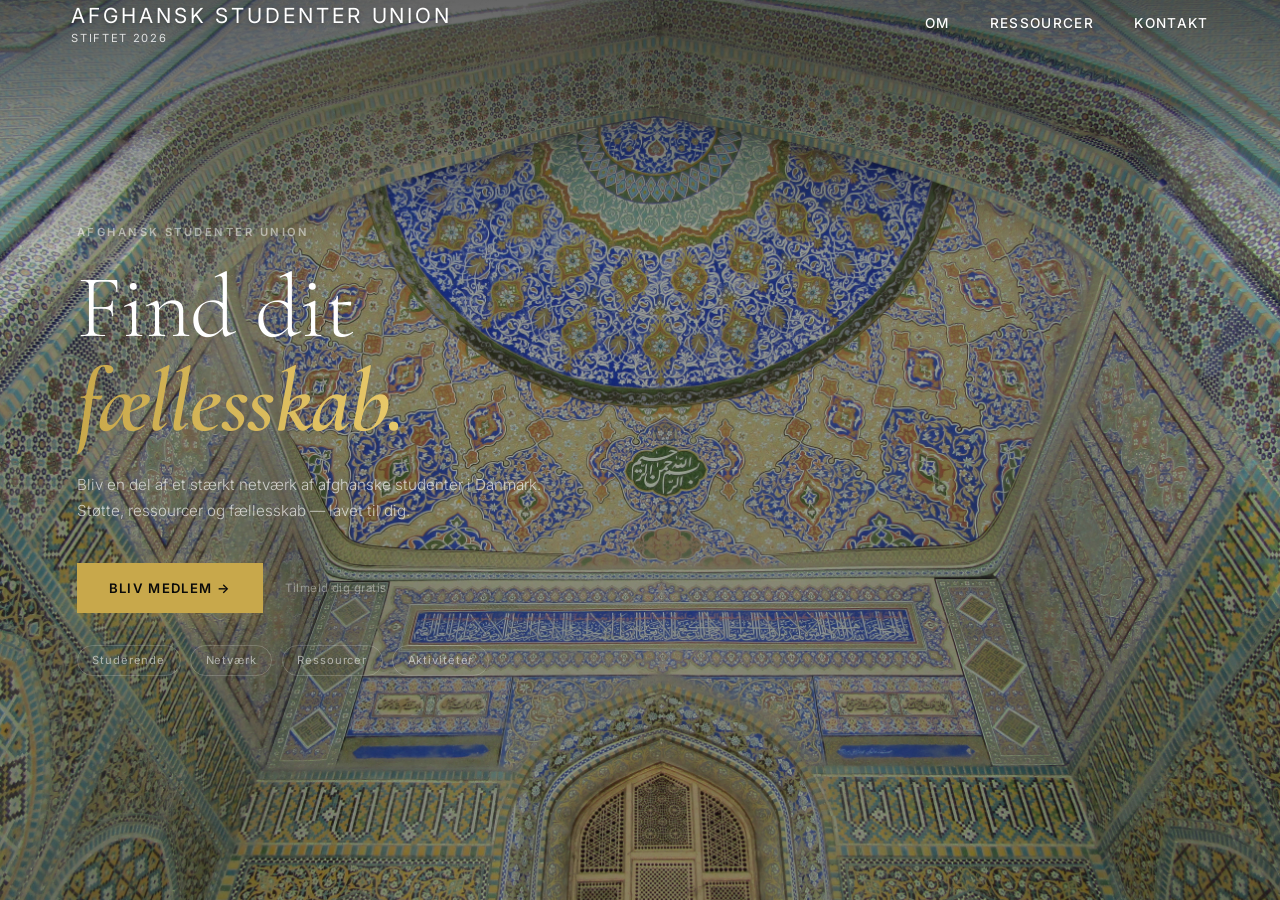
<file: index.html>
<!DOCTYPE html>
<html lang="en">

<head>
  <meta charset="UTF-8">
  <meta name="viewport" content="width=device-width, initial-scale=1.0">
  <link rel="icon" type="image/png" href="images/logo.png">
  <link rel="preload" as="image" href="images/mazari-shrine.jpg">
  <link rel="preconnect" href="https://fonts.googleapis.com">
  <link rel="preconnect" href="https://fonts.gstatic.com" crossorigin>
  <link href="https://fonts.googleapis.com/css2?family=Cormorant+Garamond:wght@300;400;500;600;700&family=Inter:wght@300;400;500;600;700&family=Outfit:wght@400;500;600;700;800&family=Playfair+Display:wght@600;700&family=Raleway:wght@200;300&display=swap" rel="stylesheet">
  <link rel="stylesheet" href="style.css">
  <title>خانه</title>
</head>

<body>
    <!-- Navigation -->
    <nav class="nav" id="nav">
        <div class="nav-container">
            <div class="nav-brand">
                <a href="index.html">
                    <div class="logo-text">
                        <div class="logo-main">AFGHANSK STUDENTER UNION</div>
                        <div class="logo-sub">Stiftet 2026</div>
                    </div>
                </a>
            </div>
            <div class="nav-links">
                <a href="om.html" class="nav-link">OM</a>
                <a href="ressourcer.html" class="nav-link">RESSOURCER</a>
                <a href="kontakt.html" class="nav-link">KONTAKT</a>
            </div>
        </div>
    </nav>
    <!-- Background -->
    <section class="background">
        <div class="background-container">
            <div class="slide active" style="background-image: url('images/mazari-shrine.jpg');"></div>
        </div>
    </section>
    <!-- Hero Overlay -->
    <section class="hero">
        <div class="hero-content">
            <p class="hero-eyebrow">Afghansk Studenter Union</p>
            <h1 class="hero-title">Find dit <br><span class="hero-title-accent">fællesskab.</span></h1>
            <p class="hero-subtitle">
                Bliv en del af et stærkt netværk af afghanske studenter i Danmark.<br>
                Støtte, ressourcer og fællesskab — lavet til dig.
            </p>
            <div class="hero-cta-group">
                <a href="https://docs.google.com/forms/d/e/1FAIpQLSfOhRj7keERM-YVLjKl_X2I1TXz3rrlBAtkEsJPyswC20ST_g/viewform"
                    target="_blank"
                    rel="noopener noreferrer"
                    class="hero-btn"
                >
                    Bliv Medlem →
                </a>
                <p class="hero-cta-sub">Tilmeld dig gratis</p>
            </div>
            <div class="hero-tags">
                <span class="hero-tag">Studerende</span>
                <span class="hero-tag">Netværk</span>
                <span class="hero-tag">Ressourcer</span>
                <span class="hero-tag">Aktiviteter</span>
            </div>
        </div>
    </section>
</body>

</html>
</file>
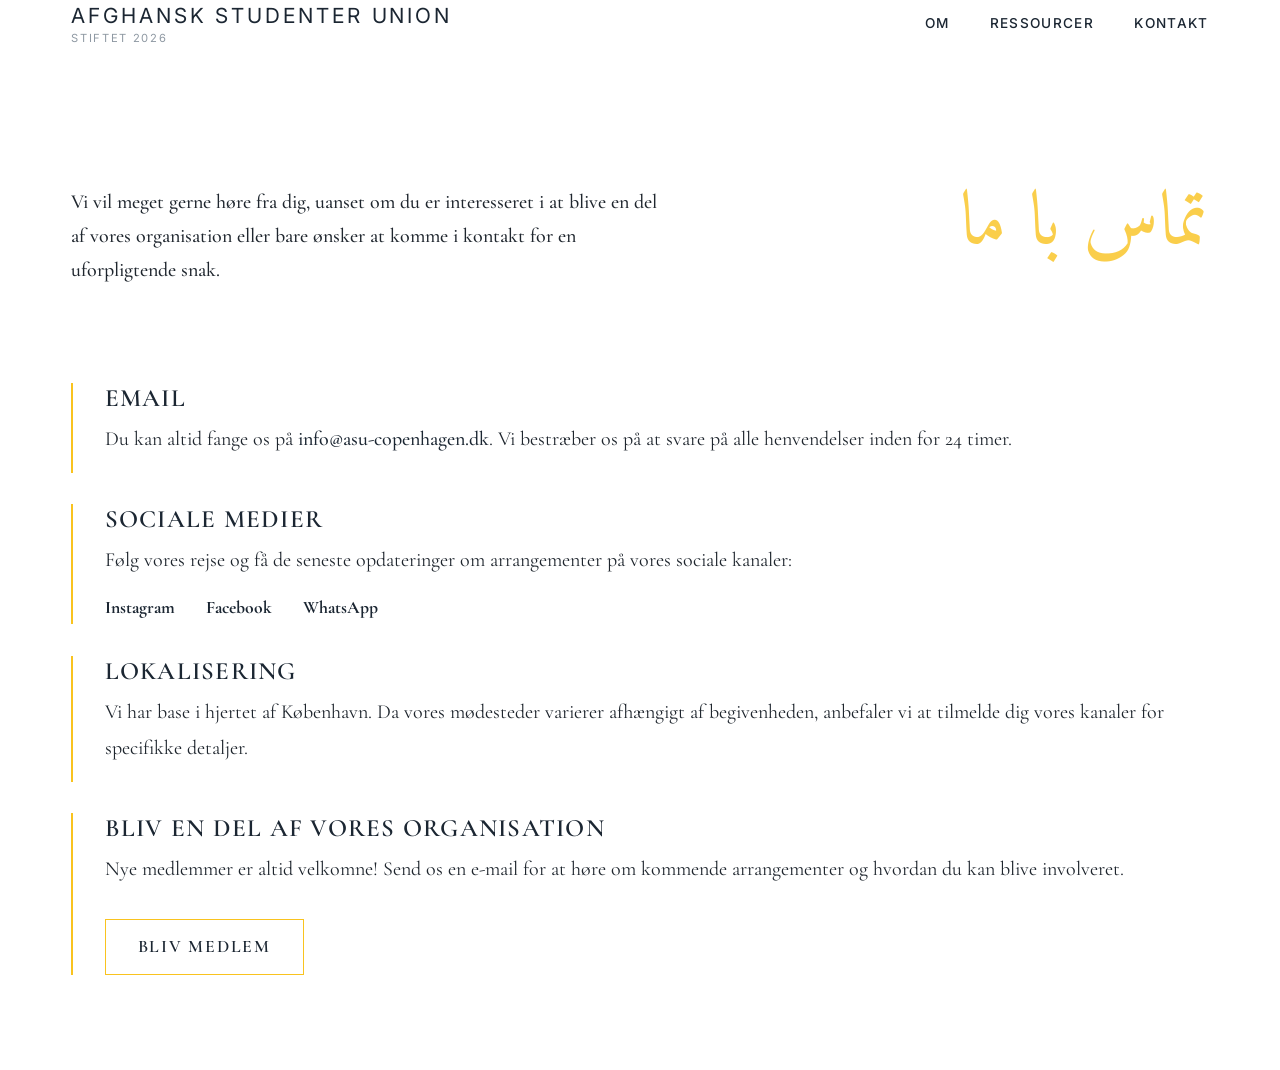
<file: kontakt.html>
<!DOCTYPE html>
<html lang="en">

<head>
    <meta charset="UTF-8">
    <meta name="viewport" content="width=device-width, initial-scale=1.0">
    <link rel="icon" type="image/png" href="images/logo.png">
    <link rel="preconnect" href="https://fonts.googleapis.com">
    <link rel="preconnect" href="https://fonts.gstatic.com" crossorigin>
    <link href="https://fonts.googleapis.com/css2?family=Cormorant+Garamond:wght@300;400;500;600;700&family=Inter:wght@300;400;500;600;700&family=Outfit:wght@400;500;600;700;800&family=Playfair+Display:wght@600;700&display=swap" rel="stylesheet">
    <link rel="stylesheet" href="style.css">
    <title>تماس</title>
</head>

<body class="subpage-body">
    <!-- Navigation -->
    <nav class="nav nav-internal" id="nav">
        <div class="nav-container">
            <div class="nav-brand">
                <a href="index.html">
                    <div class="logo-text">
                        <div class="logo-main">AFGHANSK STUDENTER UNION</div>
                        <div class="logo-sub">Stiftet 2026</div>
                    </div>
                </a>
            </div>
            <div class="nav-links">
                <a href="om.html" class="nav-link">OM</a>
                <a href="ressourcer.html" class="nav-link">RESSOURCER</a>
                <a href="kontakt.html" class="nav-link">KONTAKT</a>
            </div>
        </div>
    </nav>

    <!-- KONTAKT Section -->
    <section class="section contact-section" style="margin-top: 90px;">
        <div class="container">
            <div class="bilingual-header">
                <p class="lead" style="max-width: 600px;"><span class="lead-logo">Vi</span> vil
                    meget gerne høre fra dig, uanset om du er interesseret i at blive en del af vores organisation eller
                    bare ønsker at komme i kontakt for en uforpligtende snak.</p>
                <div class="persian-accent">تماس با ما</div>
            </div>
            <div class="contact-content">
                <div class="contact-info">
                    <div class="journalist-section">
                        <div class="journal-entry">
                            <h3 class="journal-heading">Email</h3>
                            <p class="journal-text">Du kan altid fange os på <a href="mailto:info@asu-copenhagen.dk"
                                    style="color: var(--primary-color); font-weight: 500;">info@asu-copenhagen.dk</a>.
                                Vi bestræber os på at svare på alle henvendelser inden for 24 timer.</p>
                        </div>

                        <div class="journal-entry">
                            <h3 class="journal-heading">Sociale medier</h3>
                            <p class="journal-text">Følg vores rejse og få de seneste opdateringer om arrangementer på
                                vores sociale kanaler:</p>
                            <div class="social-links-minimal">
                                <a href="#" class="social-link-item">Instagram</a>
                                <a href="#" class="social-link-item">Facebook</a>
                                <a href="#" class="social-link-item">WhatsApp</a>
                            </div>
                        </div>

                        <div class="journal-entry">
                            <h3 class="journal-heading">Lokalisering</h3>
                            <p class="journal-text">Vi har base i hjertet af København. Da vores mødesteder varierer
                                afhængigt af begivenheden, anbefaler vi at tilmelde dig vores kanaler for specifikke
                                detaljer.</p>
                        </div>
                        <div class="journal-entry">
                            <h3 class="journal-heading">Bliv en del af vores organisation</h3>
                            <p class="journal-text">Nye medlemmer er altid velkomne! Send os en e-mail for at høre om
                                kommende arrangementer og hvordan du kan blive involveret.</p>
                            <a href="mailto:info@asu-copenhagen.dk" class="journalist-btn">Bliv medlem</a>
                        </div>
                    </div>
                </div>
            </div>
        </div>
    </section>


    <script src="script.js"></script>
</body>

</html>
</file>
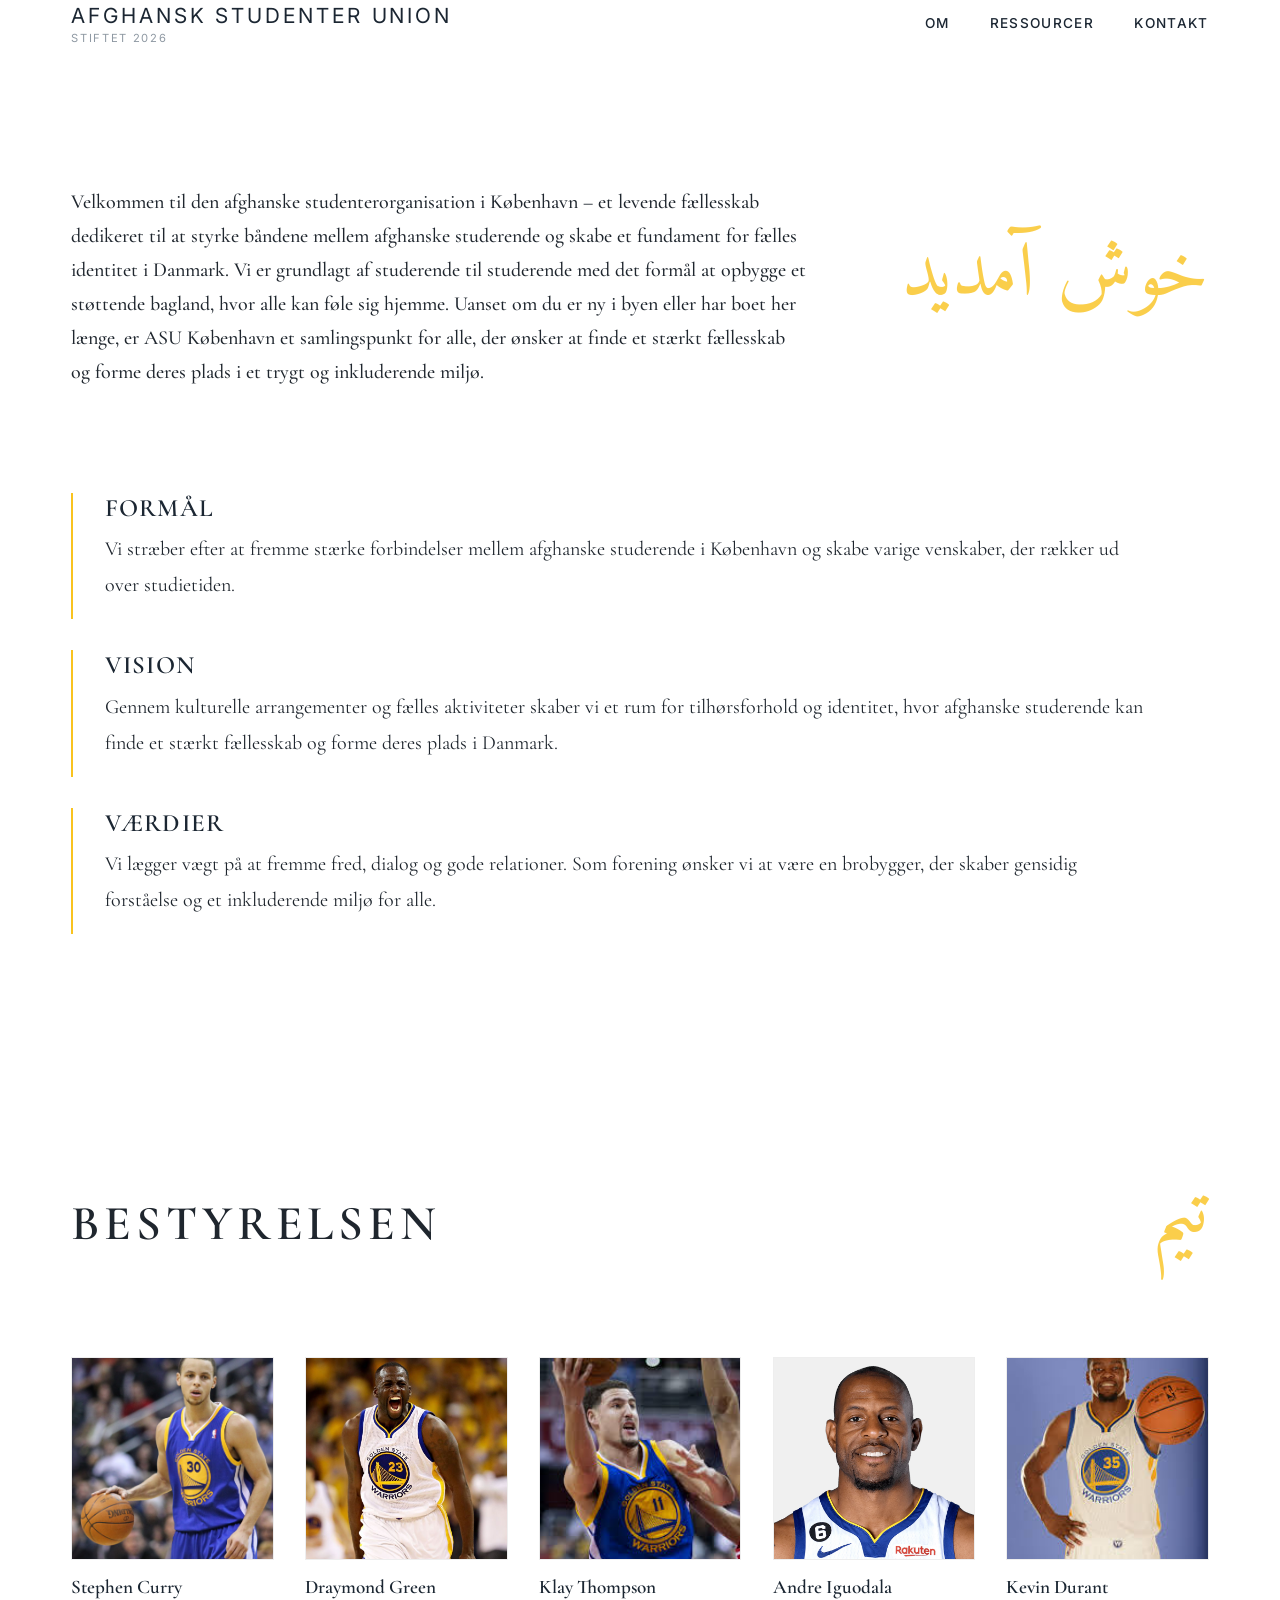
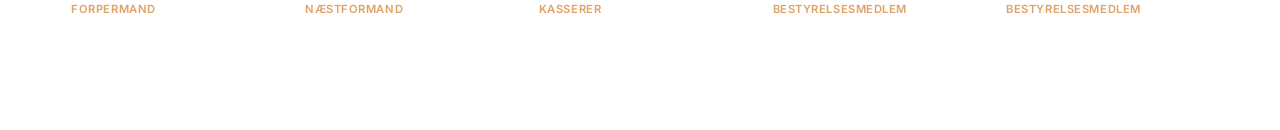
<file: om.html>
<!DOCTYPE html>
<html lang="en">

<head>
    <meta charset="UTF-8">
    <meta name="viewport" content="width=device-width, initial-scale=1.0">
    <link rel="icon" type="image/png" href="images/logo.png">
    <link rel="preconnect" href="https://fonts.googleapis.com">
    <link rel="preconnect" href="https://fonts.gstatic.com" crossorigin>
    <link href="https://fonts.googleapis.com/css2?family=Cormorant+Garamond:wght@300;400;500;600;700&family=Inter:wght@300;400;500;600;700&family=Outfit:wght@400;500;600;700;800&family=Playfair+Display:wght@600;700&display=swap" rel="stylesheet">
    <link rel="stylesheet" href="style.css">
    <title>دردناک</title>
</head>

<body class="subpage-body">
    <!-- Navigation -->
    <nav class="nav nav-internal" id="nav">
        <div class="nav-container">
            <div class="nav-brand">
                <a href="index.html">
                    <div class="logo-text">
                        <div class="logo-main">AFGHANSK STUDENTER UNION</div>
                        <div class="logo-sub">Stiftet 2026</div>
                    </div>
                </a>
            </div>
            <div class="nav-links">
                <a href="om.html" class="nav-link">OM</a>
                <a href="ressourcer.html" class="nav-link">RESSOURCER</a>
                <a href="kontakt.html" class="nav-link">KONTAKT</a>
            </div>
        </div>
    </nav>

    <!-- OM Section -->
    <section class="section about-section" style="margin-top: 90px;" id="mission">
        <div class="container">
            <div class="bilingual-header">
                <p class="lead"> <span class="lead-logo">Velkommen</span> til den afghanske studenterorganisation i
                    København – et levende fællesskab dedikeret til at styrke båndene mellem afghanske studerende og
                    skabe et fundament for fælles identitet i Danmark. Vi er grundlagt af studerende til studerende med
                    det formål at opbygge et støttende bagland, hvor alle kan føle sig hjemme. Uanset om du er ny i byen
                    eller har boet her længe, er ASU København et samlingspunkt for alle, der ønsker at finde et stærkt
                    fællesskab og forme deres plads i et trygt og inkluderende miljø. </p>
                <div class="persian-accent">خوش آمدید</div>
            </div>
            <div class="about-content">
                <div class="about-text">
                    <div class="journalist-section">
                        <div class="journal-entry">
                            <h3 class="journal-heading">Formål</h3>
                            <p class="journal-text">Vi stræber efter at fremme stærke forbindelser mellem afghanske
                                studerende i København og skabe varige venskaber, der rækker ud over studietiden.</p>
                        </div>

                        <div class="journal-entry">
                            <h3 class="journal-heading">Vision</h3>
                            <p class="journal-text">Gennem kulturelle arrangementer og fælles aktiviteter skaber vi
                                et rum for tilhørsforhold og identitet, hvor afghanske studerende kan finde et stærkt
                                fællesskab og forme deres plads i Danmark.</p>
                        </div>

                        <div class="journal-entry">
                            <h3 class="journal-heading">Værdier</h3>
                            <p class="journal-text">Vi lægger vægt på at fremme fred, dialog og gode relationer. Som
                                forening ønsker vi at være en brobygger, der skaber gensidig forståelse og et
                                inkluderende miljø for alle.</p>
                        </div>
                    </div>
                </div>
                <div class="about-image">
                    <!-- Image removed as per user preference, but placeholder for structure if needed -->
                </div>
            </div>
        </div>
    </section>

    <!-- Board Section -->
    <section class="section board-section" id="board">
        <div class="container">
            <div class="bilingual-header">
                <h2 class="section-title">Bestyrelsen</h2>
                <div class="persian-accent">تیم</div>
            </div>
            <div class="board-grid">
                <div class="board-card">
                    <div class="member-image-placeholder"><img src="images/board/steph.jpg" alt="Stephen Curry"></div>
                    <h4 class="member-name">Stephen Curry</h4>
                    <p class="member-role">Forpermand</p>
                </div>
                <div class="board-card">
                    <div class="member-image-placeholder"><img src="images/board/dray.jpg" alt="Draymond Green"></div>
                    <h4 class="member-name">Draymond Green</h4>
                    <p class="member-role">Næstformand</p>
                </div>
                <div class="board-card">
                    <div class="member-image-placeholder"><img src="images/board/klay.jpg" alt="Klay Thompson"></div>
                    <h4 class="member-name">Klay Thompson</h4>
                    <p class="member-role">Kasserer</p>
                </div>
                <div class="board-card">
                    <div class="member-image-placeholder"><img src="images/board/iggy.jpg" alt="Andre Iguodala"></div>
                    <h4 class="member-name">Andre Iguodala</h4>
                    <p class="member-role">Bestyrelsesmedlem</p>
                </div>
                <div class="board-card">
                    <div class="member-image-placeholder"><img src="images/board/kevin.jpg" alt="Kevin Durant"></div>
                    <h4 class="member-name">Kevin Durant</h4>
                    <p class="member-role">Bestyrelsesmedlem</p>
                </div>
            </div>
        </div>
    </section>



    <script src="script.js"></script>
</body>

</html>
</file>
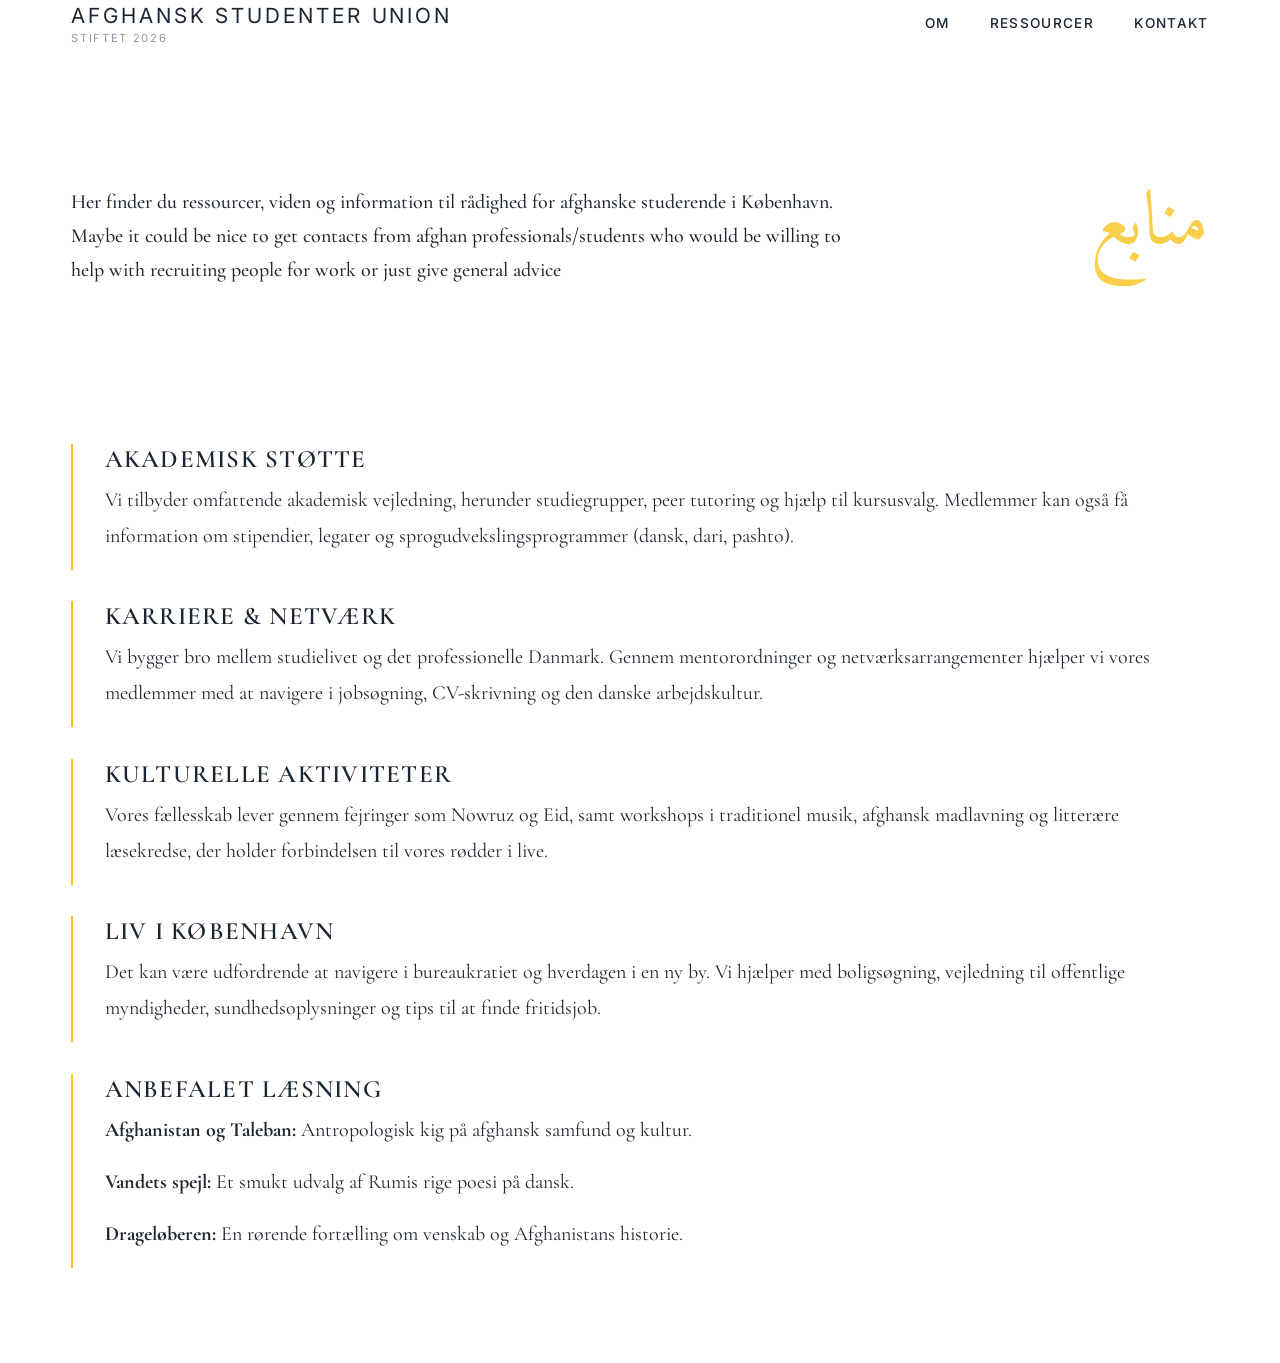
<file: ressourcer.html>
<!DOCTYPE html>
<html lang="en">

<head>
    <meta charset="UTF-8">
    <meta name="viewport" content="width=device-width, initial-scale=1.0">
    <link rel="icon" type="image/png" href="images/logo.png">
    <link rel="preconnect" href="https://fonts.googleapis.com">
    <link rel="preconnect" href="https://fonts.gstatic.com" crossorigin>
    <link href="https://fonts.googleapis.com/css2?family=Cormorant+Garamond:wght@300;400;500;600;700&family=Inter:wght@300;400;500;600;700&family=Outfit:wght@400;500;600;700;800&family=Playfair+Display:wght@600;700&display=swap" rel="stylesheet">
    <link rel="stylesheet" href="style.css">
    <title>منابع</title>
</head>

<body class="subpage-body">
    <!-- Navigation -->
    <nav class="nav nav-internal" id="nav">
        <div class="nav-container">
            <div class="nav-brand">
                <a href="index.html">
                    <div class="logo-text">
                        <div class="logo-main">AFGHANSK STUDENTER UNION</div>
                        <div class="logo-sub">Stiftet 2026</div>
                    </div>
                </a>
            </div>
            <div class="nav-links">
                <a href="om.html" class="nav-link">OM</a>
                <a href="ressourcer.html" class="nav-link">RESSOURCER</a>
                <a href="kontakt.html" class="nav-link">KONTAKT</a>
            </div>
        </div>
    </nav>

    <!-- RESSOURCER Section -->
    <section class="section resources-section" style="margin-top: 90px;">
        <div class="container">
            <div class="bilingual-header">
                <p class="lead" style="max-width: 800px;"><span class="lead-logo">Her</span> finder du ressourcer, viden
                    og information til rådighed
                    for afghanske studerende i København. Maybe it could be nice to get contacts from afghan professionals/students who would be willing to help with recruiting people for work or just give general advice</p>
                <div class="persian-accent">منابع</div>
            </div>
            <div class="resources-content">
                <div class="journalist-section">
                    <div class="journal-entry">
                        <h3 class="journal-heading">Akademisk Støtte</h3>
                        <p class="journal-text">Vi tilbyder omfattende akademisk vejledning, herunder studiegrupper,
                            peer tutoring og hjælp til kursusvalg. Medlemmer kan også få information om stipendier,
                            legater og sprogudvekslingsprogrammer (dansk, dari, pashto).</p>
                    </div>

                    <div class="journal-entry">
                        <h3 class="journal-heading">Karriere & Netværk</h3>
                        <p class="journal-text">Vi bygger bro mellem studielivet og det professionelle Danmark. Gennem
                            mentorordninger og netværksarrangementer hjælper vi vores medlemmer med at navigere i
                            jobsøgning, CV-skrivning og den danske arbejdskultur.</p>
                    </div>

                    <div class="journal-entry">
                        <h3 class="journal-heading">Kulturelle Aktiviteter</h3>
                        <p class="journal-text">Vores fællesskab lever gennem fejringer som Nowruz og Eid, samt
                            workshops i traditionel musik, afghansk madlavning og litterære læsekredse, der holder
                            forbindelsen til vores rødder i live.</p>
                    </div>

                    <div class="journal-entry">
                        <h3 class="journal-heading">Liv i København</h3>
                        <p class="journal-text">Det kan være udfordrende at navigere i bureaukratiet og hverdagen i en
                            ny by. Vi hjælper med boligsøgning, vejledning til offentlige myndigheder,
                            sundhedsoplysninger og tips til at finde fritidsjob.</p>
                    </div>

                    <div class="journal-entry">
                        <h3 class="journal-heading">Anbefalet Læsning</h3>
                        <div class="reading-journal-list">
                            <p class="journal-text"><strong>Afghanistan og Taleban:</strong> Antropologisk kig på
                                afghansk samfund og kultur.</p>
                            <p class="journal-text"><strong>Vandets spejl:</strong> Et smukt udvalg af Rumis rige poesi
                                på dansk.</p>
                            <p class="journal-text"><strong>Drageløberen:</strong> En rørende fortælling om venskab og
                                Afghanistans historie.</p>
                        </div>
                    </div>
                </div>
            </div>
        </div>
    </section>


    <script src="script.js"></script>
</body>

</html>
</file>
<file: style.css>
@import url('https://fonts.googleapis.com/css2?family=Amiri:ital,wght@0,400;0,700;1,400;1,700&family=Cormorant+Garamond:ital,wght@0,300;0,400;0,500;0,600;0,700;1,300;1,400;1,500;1,600;1,700&family=Inter:wght@100;200;300;400;500;600;700;800;900&family=Outfit:wght@100;200;300;400;500;600;700;800;900&family=Playfair+Display:ital,wght@0,400;0,500;0,600;0,700;0,800;0,900;1,400;1,500;1,600;1,700;1,800;1,900&family=Raleway:wght@200;300&display=swap');

/* ===================================
   CSS Variables & Design System
   =================================== */
:root {
    /* Color Palette - Premium Aesthetic */
    --primary-color: hsl(210, 30%, 15%);
    --primary-dark: hsl(210, 35%, 10%);
    --primary-light: hsl(210, 25%, 25%);
    --accent-color: hsl(30, 65%, 55%);
    --accent-light: hsl(30, 70%, 65%);
    --gold: hsl(45, 95%, 55%);

    /* Neutral Colors */
    --white: #ffffff;
    --off-white: hsl(210, 20%, 98%);
    --light-gray: hsl(210, 15%, 95%);
    --gray: hsl(210, 10%, 60%);
    --dark-gray: hsl(210, 15%, 30%);
    --almost-black: hsl(210, 20%, 15%);
    --black: hsl(210, 20%, 10%);

    /* Gradients */
    --gradient-overlay: linear-gradient(to bottom, rgba(0, 0, 0, 0.3), rgba(0, 0, 0, 0.7));

    /* ===============================================
       MODULAR SCALE (Custom Property Math)
       Super-Senior Typography & Spacing System
       =============================================== */
    --ratio: 1.25;
    --step-0: 1rem;
    --step--1: calc(var(--step-0) / var(--ratio));
    --step--2: calc(var(--step--1) / var(--ratio));
    --step--3: calc(var(--step--2) / var(--ratio));
    --step-1: calc(var(--step-0) * var(--ratio));
    --step-2: calc(var(--step-1) * var(--ratio));
    --step-3: calc(var(--step-2) * var(--ratio));
    --step-4: calc(var(--step-3) * var(--ratio));
    --step-5: calc(var(--step-4) * var(--ratio));
    --step-6: calc(var(--step-5) * var(--ratio));
    --step-7: calc(var(--step-6) * var(--ratio));
    --step-8: calc(var(--step-7) * var(--ratio));

    /* Typography - Mapped to Scale */
    --font-primary: 'Inter', -apple-system, BlinkMacSystemFont, sans-serif;
    --font-display: 'Playfair Display', Georgia, serif;
    --font-accent: 'Outfit', sans-serif;
    --font-logo: 'Cormorant Garamond', serif;
    --font-persian: 'Amiri', serif;
    /* Spacing - Mapped to Scale */
    --spacing-xs: var(--step--3);
    --spacing-sm: var(--step-0);
    --spacing-md: var(--step-3);
    --spacing-lg: var(--step-6);
    --spacing-xl: var(--step-8);

    /* Border Radius */
    --radius-sm: 8px;
    --radius-md: 12px;
    --radius-lg: 20px;
    --radius-xl: 30px;

    /* Shadows */
    --shadow-sm: 0 2px 8px rgba(0, 0, 0, 0.08);
    --shadow-md: 0 4px 20px rgba(0, 0, 0, 0.12);
    --shadow-lg: 0 8px 40px rgba(0, 0, 0, 0.15);
    --shadow-xl: 0 20px 60px rgba(0, 0, 0, 0.25);

    /* Transitions */
    --transition-fast: 0.2s ease;
    --transition-base: 0.3s ease;
    --transition-slow: 0.5s ease;
}

/* Page Transitions */
@keyframes pageFadeIn {
    from {
        opacity: 0;
    }

    to {
        opacity: 1;
    }
}

.subpage main {
    animation: pageFadeIn 1s ease forwards;
}

/* ===================================
   Global Styles & Reset
   =================================== */
* {
    margin: 0;
    padding: 0;
    box-sizing: border-box;
}

html {
    scroll-behavior: smooth;
    font-size: 16px;
}

body {
    font-family: var(--font-primary);
    color: var(--almost-black);
    background-color: var(--white);
    line-height: 1.6;
    -webkit-font-smoothing: antialiased;
    -moz-osx-font-smoothing: grayscale;
    overflow-x: hidden;
}

body.subpage-body {
    background-color: var(--white);
    /* Reverting to pure white to match the header's white tint */
}

img {
    max-width: 100%;
    height: auto;
    display: block;
}

a {
    text-decoration: none;
    color: inherit;
    transition: var(--transition-base);
}

/* ===================================
   Typography
   =================================== */
h1,
h2,
h3,
h4,
h5,
h6 {
    font-weight: 600;
    line-height: 1.2;
    margin-bottom: 1rem;
}

h1 {
    font-size: clamp(var(--step-4), 5vw, var(--step-6));
}

h2 {
    font-size: clamp(var(--step-3), 4vw, var(--step-5));
}

h3 {
    font-size: clamp(var(--step-2), 3vw, var(--step-3));
}

p {
    margin-bottom: var(--step-0);
    color: var(--dark-gray);
}

.lead {
    font-family: 'Cormorant Garamond', serif;
    font-size: var(--step-1);
    font-weight: 500;
    /* Slightly heavier for lead prominence */
    color: var(--almost-black);
    line-height: 1.7;
    margin: 0;
    /* Removing margin to align better in flex */
}

/* ===================================
   Utility Classes
   =================================== */
.bilingual-header {
    display: flex;
    justify-content: space-between;
    align-items: center;
    gap: var(--spacing-xl);
    margin-bottom: var(--spacing-xl);
    width: 100%;
}

.bilingual-header .section-header,
.bilingual-header .section-title {
    margin: 0;
}

.persian-accent {
    font-family: var(--font-persian);
    font-size: clamp(var(--step-4), 10vw, var(--step-7));
    color: var(--gold);
    /* Muted gold/accent color */
    opacity: 0.8;
    line-height: 1;
    direction: rtl;
    user-select: none;
    pointer-events: auto;
    flex-shrink: 0;
    white-space: nowrap;
    transition: all 0.5s ease;
    cursor: default;
    transform: translateY(-0.15em);
    /* Nudge up for better visual centering */
}

.persian-accent:hover {
    /* Trigger the animation you just created */
    animation: persianShimmer 1.5s infinite ease-in-out;
    opacity: 1 !important;
}

.container {
    max-width: 1200px;
    margin: 0 auto;
    padding: 0 var(--spacing-md);
}

.section {
    padding: var(--spacing-xl) 0;
}

/* Skeleton Loading State */
.skeleton {
    background: linear-gradient(90deg,
            var(--light-gray) 25%,
            var(--off-white) 50%,
            var(--light-gray) 75%);
    background-size: 200% 100%;
    animation: skeleton-loading 1.5s infinite ease-in-out;
}

@keyframes skeleton-loading {
    0% {
        background-position: 200% 0;
    }

    100% {
        background-position: -200% 0;
    }
}

.blur-up {
    filter: blur(20px);
    transition: filter 0.6s var(--transition-base);
}

.blur-up.lazyloaded {
    filter: blur(0);
}

.section-header {
    text-align: center;
    margin-bottom: var(--spacing-lg);
}

.section-title {
    font-family: 'Cormorant Garamond', serif;
    /* Change this line */
    color: var(--almost-black);
    margin-bottom: var(--spacing-sm);
    letter-spacing: 0.1em;
    /* Tip: Add this for a more logo-like feel */
    text-transform: uppercase;
    /* Optional: if you want them all-caps like the logo */
}

.title-underline {
    width: 100px;
    height: 2px;
    background: var(--black);
    margin: 0 auto;
    border-radius: 3px;
}

.text-muted {
    color: var(--gray);
    font-size: 0.9rem;
}

/* ===================================
   Buttons
   =================================== */
.btn-primary,
.btn-secondary {
    display: inline-block;
    padding: 1rem 2.5rem;
    font-weight: 600;
    border-radius: var(--radius-md);
    cursor: pointer;
    transition: all var(--transition-base);
    border: none;
    font-size: 1rem;
    text-align: center;
}

.btn-primary {
    background: var(--gradient-primary);
    color: var(--white);
    box-shadow: var(--shadow-md);
}

.btn-primary:hover {
    transform: translateY(-2px);
    box-shadow: var(--shadow-lg);
}

.btn-secondary {
    background: transparent;
    color: var(--white);
    border: 2px solid var(--white);
}

.btn-secondary:hover {
    background: var(--primary-color);
    color: var(--white);
    transform: translateY(-2px);
}

/* ===================================
   Navigation
   =================================== */
.nav {
    position: fixed;
    top: 0;
    left: 0;
    right: 0;
    z-index: 1000;
    background: transparent;
    backdrop-filter: none;
    box-shadow: none;
    transition: var(--transition-base);
}

.nav.scrolled {
    background: rgba(255, 255, 255, 0.85);
    backdrop-filter: blur(25px);
    -webkit-backdrop-filter: blur(25px);
    border-bottom: 1px solid rgba(0, 0, 0, 0.05);
    box-shadow: 0 10px 40px rgba(0, 0, 0, 0.1);
    padding: 0.4rem 0;
}

/* Subpage specific - starts seamless, becomes glass on scroll */
.nav-internal {
    background: var(--white);
    border-bottom: none;
    box-shadow: none;
    padding: 0rem 0;
}

.nav-internal.scrolled {
    background: transparent;
    backdrop-filter: none;
    -webkit-backdrop-filter: none;
    border-bottom: none;
    box-shadow: none;
    padding: 0.4rem 0;
}

.nav.scrolled .logo-main,
.nav.scrolled .nav-link,
.nav-internal .logo-main,
.nav-internal .nav-link {
    color: var(--primary-color);
    text-shadow: none;
}

/* Soothing Fade Animations - Triggered by script.js */
.nav.fade-to-black .logo-main,
.nav.fade-to-black .nav-link {
    animation: headerColorToBlack 1.6s ease-out;
}

.nav.fade-to-white .logo-main,
.nav.fade-to-white .nav-link {
    animation: headerColorToWhite 1.6s ease-out;
}

@keyframes headerColorToBlack {
    from {
        color: white;
    }

    to {
        color: var(--primary-color);
    }
}

@keyframes headerColorToWhite {
    from {
        color: var(--primary-color);
    }

    to {
        color: white;
    }
}

.nav.scrolled .logo-sub,
.nav-internal .logo-sub {
    color: var(--gray);
}

.nav-container {
    max-width: 1200px;
    margin: 0 auto;
    padding: 0 var(--spacing-md);
    display: flex;
    justify-content: space-between;
    align-items: center;
    transition: var(--transition-base);
}

.logo-text {
    display: flex;
    flex-direction: column;
    align-items: flex-start;
    margin-top: 4px;
}

.logo-main {
    font-family: var(--font-primary);
    font-size: 1.3rem;
    font-weight: 400;
    color: var(--white);
    line-height: 1.15;
    letter-spacing: 0.14em;
    text-shadow: 0 2px 4px rgba(0, 0, 0, 0.3);
    transition: color 0.6s ease;
}

.logo-main:hover {
    color: var(--gold);
    /* Or var(--accent-light) for a softer gold */
}

.logo-sub {
    font-family: var(--font-primary);
    font-size: 0.7rem;
    font-weight: 400;
    color: rgba(255, 255, 255, 0.8);
    letter-spacing: 0.15em;
    text-transform: uppercase;
    margin-top: 2px;
    transition: color 0.3s ease;
}

.logo-text:hover .logo-main,
.logo-text:hover .logo-sub {
    color: var(--gold);
}

.logo-sub:hover {
    color: var(--gold);
}

.nav-links {
    display: flex;
    gap: 2.5rem;
    align-items: center;
}

.nav-link {
    font-weight: 500;
    font-size: 0.85rem;
    letter-spacing: 0.1em;
    color: var(--white);
    position: relative;
    transition: color 0.8s ease;
    text-shadow: 0 1px 2px rgba(0, 0, 0, 0.3);
}

.nav-link:hover {
    color: var(--gold);
    /* Changes the text to gold */
}

/* ===================================
   Hero Section
   =================================== */
/* ===============================================
   HERO SLIDESHOW
   =============================================== */
.background {
    position: relative;
    height: 100vh;
    /* Change from calc(100vh - 90px) */
    width: 100%;
    overflow: hidden;
    margin-top: 0;
    /* Change from 90px to 0 */
}

.background::before,
.page-hero::before {
    content: '';
    position: absolute;
    top: 0;
    left: 0;
    right: 0;
    height: 250px;
    background: linear-gradient(to bottom, rgba(0, 0, 0, 0.5), transparent);
    z-index: 5;
    pointer-events: none;
}

/* ===============================================
   PAGE HERO (For Subpages)
   =============================================== */
.page-hero {
    position: relative;
    height: 50vh;
    min-height: 400px;
    width: 100%;
    display: flex;
    align-items: center;
    justify-content: center;
    text-align: center;
    color: var(--white);
    background-size: cover;
    background-position: center;
    background-attachment: fixed;
    overflow: hidden;
}

.page-hero::after {
    content: '';
    position: absolute;
    top: 0;
    left: 0;
    right: 0;
    bottom: 0;
    background: rgba(0, 0, 0, 0.4);
    z-index: 2;
}

@keyframes fadeInUp {
    from {
        opacity: 0;
        transform: translateY(30px);
    }

    to {
        opacity: 1;
        transform: translateY(0);
    }
}

.background-container {
    position: relative;
    width: 100%;
    height: 100%;
}

.slide {
    position: absolute;
    top: 0;
    left: 0;
    width: 100%;
    height: 100%;
    background-size: cover;
    background-position: center;
    background-repeat: no-repeat;
    opacity: 0;
    z-index: 1;
    transition: opacity 1.5s ease-in-out;
}

.slide.active {
    opacity: 1;
    z-index: 2;
}

/* Darkening overlay for text contrast */
.slide::after {
    content: '';
    position: absolute;
    top: 0;
    left: 0;
    right: 0;
    bottom: 0;
    background: rgba(0, 0, 0, 0.2);
    pointer-events: none;
    z-index: 3;
}

/* Navigation Arrows */
.nav-arrow {
    position: absolute;
    top: 50%;
    transform: translateY(-50%);
    background: transparent;
    backdrop-filter: none;
    border: none;
    color: rgba(255, 255, 255, 0.4);
    font-size: 3rem;
    font-weight: 300;
    line-height: 1;
    padding-bottom: 4px;
    width: 60px;
    height: 60px;
    display: flex;
    align-items: center;
    justify-content: center;
    cursor: pointer;
    z-index: 10;
    transition: all 0.4s ease;
    border-radius: 50%;
}

.nav-arrow:hover {
    background: rgba(200, 200, 210, 0.35);
    backdrop-filter: blur(8px);
    color: rgba(20, 20, 25, 0.8);
    transform: translateY(-50%) scale(1.1);
}

.nav-arrow.prev {
    left: 30px;
}

.nav-arrow.next {
    right: 30px;
}

/* Slide Indicators */
.slide-indicators {
    display: none;
}

.dot {
    width: 12px;
    height: 12px;
    border-radius: 50%;
    background: rgba(255, 255, 255, 0.4);
    cursor: pointer;
    transition: all 0.3s ease;
}

.dot:hover {
    background: rgba(255, 255, 255, 0.7);
    transform: scale(1.2);
}

.dot.active {
    background: white;
    width: 32px;
    border-radius: 6px;
}



/* ===================================
   About Section
   =================================== */
.about-section {
    background: var(--white);
}

.about-content {
    display: flex;
    gap: var(--spacing-lg);
    align-items: flex-start;
}

.about-text {
    flex: 1;
    font-family: 'Cormorant Garamond', serif;
    font-size: 1.25rem;
    line-height: 1.8;
}

/* ===================================
   Journalist Style Utilities
   =================================== */
.journalist-section {
    margin-top: var(--spacing-lg);
    display: flex;
    flex-direction: column;
    gap: var(--spacing-md);
}

/* Page-specific "Lift" for About page */
.about-text .journalist-section {
    margin-top: var(--spacing-xs);
}

.journal-entry {
    border-left: 2px solid var(--gold);
    padding-left: var(--spacing-md);
    transition: var(--transition-base);
}

.journal-entry:hover {
    border-left-color: var(--accent-color);
}

.journal-heading {
    font-family: 'Cormorant Garamond', serif;
    font-size: var(--step-2);
    font-weight: 600;
    color: var(--primary-color);
    letter-spacing: 0.05em;
    text-transform: uppercase;
    margin-bottom: var(--spacing-xs);
}

.journal-date {
    display: block;
    font-family: 'Cormorant Garamond', serif;
    font-size: 0.9rem;
    color: var(--accent-color);
    font-weight: 600;
    text-transform: uppercase;
    letter-spacing: 0.1em;
    margin-bottom: 4px;
}

.journal-text {
    font-family: 'Cormorant Garamond', serif;
    color: var(--almost-black);
    font-size: 1.25rem;
    line-height: 1.8;
}

.mission-grid {
    display: grid;
    grid-template-columns: repeat(auto-fit, minmax(200px, 1fr));
    gap: var(--spacing-md);
    margin-top: var(--spacing-md);
}

.mission-card {
    background: var(--white);
    padding: var(--spacing-md);
    border-radius: var(--radius-md);
    box-shadow: var(--shadow-sm);
    transition: var(--transition-base);
    text-align: center;
}

.mission-card:hover {
    transform: translateY(-5px);
    box-shadow: var(--shadow-md);
}

.mission-icon {
    font-size: 3rem;
    margin-bottom: var(--spacing-sm);
}

.mission-card h3 {
    color: var(--almost-black);
    margin-bottom: 0.5rem;
}

.mission-card p {
    font-size: 0.95rem;
    margin: 0;
}

.feature-image {
    width: 100%;
    border-radius: var(--radius-lg);
    box-shadow: var(--shadow-lg);
    transition: var(--transition-base);
}

.feature-image:hover {
    transform: scale(1.02);
    box-shadow: var(--shadow-xl);
}

/* ===================================
   Culture Section
   =================================== */
.culture-section {
    background: var(--white);
}

.culture-grid {
    display: grid;
    grid-template-columns: repeat(auto-fit, minmax(400px, 1fr));
    gap: var(--spacing-lg);
}

.culture-card {
    background: var(--white);
    border-radius: var(--radius-lg);
    overflow: hidden;
    box-shadow: var(--shadow-md);
    transition: var(--transition-base);
}

.culture-card:hover {
    transform: translateY(-8px);
    box-shadow: var(--shadow-xl);
}

.culture-image-wrapper {
    position: relative;
    overflow: hidden;
    height: 350px;
}

.culture-image {
    width: 100%;
    height: 100%;
    object-fit: cover;
    transition: transform var(--transition-slow);
}

.culture-card:hover .culture-image {
    transform: scale(1.1);
}

.culture-overlay {
    position: absolute;
    bottom: 0;
    left: 0;
    right: 0;
    padding: var(--spacing-md);
    background: var(--gradient-overlay);
    color: var(--white);
    transform: translateY(100%);
    transition: var(--transition-base);
}

.culture-card:hover .culture-overlay {
    transform: translateY(0);
}

.culture-overlay h3 {
    margin: 0;
    font-family: var(--font-display);
}

.culture-content {
    padding: var(--spacing-md);
    font-family: 'Cormorant Garamond', serif;
    font-size: 1.2rem;
}

/* ===================================
   Resources Section
   =================================== */
.resources-section {
    background: var(--white);
}

.resources-content {
    display: grid;
    gap: var(--spacing-lg);
}

.resource-category {
    background: var(--white);
    padding: var(--spacing-md);
    border-radius: var(--radius-md);
    box-shadow: var(--shadow-sm);
}

.resource-category-title {
    color: var(--almost-black);
    margin-bottom: var(--spacing-sm);
    font-family: 'Cormorant Garamond', serif;
    font-size: 1.8rem;
}

.resource-list {
    list-style: none;
    padding-left: 0;
}

.resource-list li {
    padding: 0.75rem 0;
    padding-left: 2rem;
    position: relative;
    color: var(--almost-black);
    font-family: 'Cormorant Garamond', serif;
    font-size: 1.2rem;
}

.resource-list li::before {
    content: '→';
    position: absolute;
    left: 0;
    color: var(--primary-color);
    font-weight: bold;
}

.reading-cards {
    display: grid;
    grid-template-columns: repeat(auto-fit, minmax(300px, 1fr));
    gap: var(--spacing-md);
    margin-top: var(--spacing-md);
}

.reading-card {
    background: var(--off-white);
    padding: var(--spacing-md);
    border-radius: var(--radius-md);
    border-left: 4px solid var(--primary-color);
    transition: var(--transition-base);
}

.reading-card:hover {
    transform: translateX(5px);
    box-shadow: var(--shadow-md);
}

.reading-card h4 {
    color: var(--almost-black);
    margin-bottom: 0.5rem;
}

.reading-card p {
    margin: 0;
    font-size: 1.1rem;
    font-family: 'Cormorant Garamond', serif;
}

/* ===================================
   Contact Section
   =================================== */
.contact-section {
    background: var(--white);
}

/* .contact-content uses default container width for consistent alignment */

.contact-lead {
    text-align: center;
    font-size: 1.25rem;
    margin-bottom: var(--spacing-lg);
    font-family: 'Cormorant Garamond', serif;
}

.contact-methods {
    display: grid;
    gap: var(--spacing-md);
    margin-bottom: var(--spacing-lg);
}

.contact-method {
    background: var(--off-white);
    padding: var(--spacing-md);
    border-radius: var(--radius-md);
    display: flex;
    gap: var(--spacing-md);
    align-items: flex-start;
    transition: var(--transition-base);
}

.contact-method:hover {
    background: var(--light-gray);
    transform: translateX(5px);
}

.contact-icon {
    font-size: 2.5rem;
    flex-shrink: 0;
}

.contact-details h3 {
    margin-bottom: 0.5rem;
    color: var(--almost-black);
}

.contact-details a {
    color: var(--primary-color);
    font-weight: 500;
    font-family: 'Cormorant Garamond', serif;
    font-size: 1.1rem;
}

.contact-details a:hover {
    text-decoration: underline;
}

.social-links {
    display: flex;
    gap: var(--spacing-sm);
    margin-top: 0.5rem;
}

.social-link {
    padding: 0.5rem 1rem;
    background: var(--white);
    border-radius: var(--radius-sm);
    font-size: 0.9rem;
    transition: var(--transition-base);
    border: 1px solid var(--light-gray);
}

.social-link:hover {
    background: var(--primary-color);
    color: var(--white);
    border-color: var(--primary-color);
}


/* ===================================
   Responsive Design
   =================================== */
@media (max-width: 768px) {
    .nav-links {
        gap: 1rem;
    }

    .nav-link {
        font-size: 0.9rem;
    }

    .about-content {
        grid-template-columns: 1fr;
    }

    .culture-grid {
        grid-template-columns: 1fr;
    }

    .mission-grid {
        grid-template-columns: 1fr;
    }

    .footer-content {
        flex-direction: column;
        text-align: center;
        gap: var(--spacing-md);
    }

    .footer-links {
        flex-wrap: wrap;
        justify-content: center;
    }

    .reading-cards {
        grid-template-columns: 1fr;
    }
}

@media (max-width: 480px) {
    .section {
        padding: var(--spacing-lg) 0;
    }

    .container {
        padding: 0 var(--spacing-sm);
    }

    .hero-title {
        font-size: 2.5rem;
    }

    .nav-links {
        gap: 0.5rem;
        font-size: 0.85rem;
    }
}

/* ===================================
   Animations
   =================================== */
@keyframes fadeIn {
    from {
        opacity: 0;
    }

    to {
        opacity: 1;
    }
}

/* Social Links Minimalist Style */
.social-links-minimal {
    display: flex;
    gap: var(--spacing-md);
    margin-top: var(--spacing-sm);
}

.social-link-item {
    font-family: 'Cormorant Garamond', serif;
    font-size: 1.1rem;
    font-weight: 700;
    color: var(--primary-color);
    text-decoration: none;
    transition: var(--transition-base);
    position: relative;
    padding-bottom: 2px;
}

/* Journalist Style CTA & Button */
.journalist-cta {
    margin-top: 0;
}

.journalist-btn {
    display: inline-block;
    margin-top: var(--spacing-sm);
    padding: 0.8rem 2rem;
    font-family: 'Cormorant Garamond', serif;
    font-size: 1.1rem;
    font-weight: 600;
    color: var(--primary-color);
    border: 1px solid var(--gold);
    background: transparent;
    text-decoration: none;
    transition: var(--transition-base);
    text-transform: uppercase;
    letter-spacing: 0.1em;
}

.journalist-btn:hover {
    background-color: var(--gold);
    color: var(--white);
    transform: translateY(-2px);
    box-shadow: 0 5px 15px rgba(212, 175, 55, 0.2);
}

.social-link-item::after {
    content: '';
    position: absolute;
    bottom: 0;
    left: 0;
    width: 0;
    height: 1px;
    background-color: var(--gold);
    transition: var(--transition-base);
}

.social-link-item:hover {
    color: var(--gold);
}

.social-link-item:hover::after {
    width: 100%;
}

/* =============================================
   HERO SECTION — Add to your style.css
   ============================================= */

.hero {
  position: relative;
  z-index: 10;
  min-height: 100vh;
  display: flex;
  align-items: center;
  padding: 0 6vw;
  /* Sits on top of your .background section */
  margin-top: -100vh;
  pointer-events: none; /* lets background show through */
}

.hero-content {
  max-width: 640px;
  pointer-events: all;
}

/* Eyebrow label */
.hero-eyebrow {
  font-family: 'Inter', sans-serif;
  font-size: 0.7rem;
  font-weight: 600;
  letter-spacing: 0.22em;
  text-transform: uppercase;
  color: rgba(255, 255, 255, 0.5);
  margin-bottom: 1.2rem;
}

/* Main headline */
.hero-title {
  font-family: 'Cormorant Garamond', serif;
  font-size: clamp(3.2rem, 7vw, 5.8rem);
  font-weight: 300;
  line-height: 1.05;
  color: #ffffff;
  margin: 0 0 1.4rem 0;
  letter-spacing: -0.01em;
}

.hero-title-accent {
  font-style: italic;
  font-weight: 600;
  /* Subtle warm underline like the reference image */
  background: linear-gradient(to right, #c8a84b, #e8c96a);
  -webkit-background-clip: text;
  -webkit-text-fill-color: transparent;
  background-clip: text;
}

/* Subtitle */
.hero-subtitle {
  font-family: 'Inter', sans-serif;
  font-size: 0.95rem;
  font-weight: 300;
  line-height: 1.75;
  color: rgba(255, 255, 255, 0.68);
  margin-bottom: 2.4rem;
}

/* CTA group */
.hero-cta-group {
  display: flex;
  align-items: center;
  gap: 1.4rem;
  flex-wrap: wrap;
  margin-bottom: 2rem;
}

/* The main button */
.hero-btn {
  display: inline-block;
  font-family: 'Inter', sans-serif;
  font-size: 0.82rem;
  font-weight: 600;
  letter-spacing: 0.1em;
  text-transform: uppercase;
  text-decoration: none;
  color: #0a0a0a;
  background: #c8a84b;
  padding: 0.9rem 2rem;
  border: none;
  cursor: pointer;
  transition: background 0.25s ease, transform 0.2s ease, box-shadow 0.25s ease;
  box-shadow: 0 4px 24px rgba(200, 168, 75, 0.3);
}

.hero-btn:hover {
  background: #e8c96a;
  transform: translateY(-2px);
  box-shadow: 0 8px 32px rgba(200, 168, 75, 0.45);
}

.hero-btn:active {
  transform: translateY(0);
}

/* Small text below button */
.hero-cta-sub {
  font-family: 'Inter', sans-serif;
  font-size: 0.72rem;
  color: rgba(255, 255, 255, 0.4);
  letter-spacing: 0.04em;
  margin: 0;
}

/* Tag pills */
.hero-tags {
  display: flex;
  flex-wrap: wrap;
  gap: 0.6rem;
}

.hero-tag {
  font-family: 'Inter', sans-serif;
  font-size: 0.7rem;
  font-weight: 400;
  letter-spacing: 0.08em;
  color: rgba(255, 255, 255, 0.55);
  border: 1px solid rgba(255, 255, 255, 0.18);
  padding: 0.35rem 0.9rem;
  border-radius: 999px;
  transition: border-color 0.2s, color 0.2s;
  cursor: default;
}

.hero-tag:hover {
  border-color: rgba(200, 168, 75, 0.6);
  color: #c8a84b;
}

/* Responsive */
@media (max-width: 600px) {
  .hero {
    padding: 0 5vw;
    align-items: flex-end;
    padding-bottom: 12vh;
  }

  .hero-cta-group {
    flex-direction: column;
    align-items: flex-start;
  }
}

/* ===================================
   Board Section (Minimalist Redesign)
   =================================== */
.board-section {
    margin-top: var(--spacing-lg);
    padding-bottom: var(--spacing-xl);
}

.board-grid {
    display: grid;
    grid-template-columns: repeat(5, 1fr);
    gap: var(--spacing-md);
    margin-top: var(--spacing-lg);
}

.board-card {
    display: flex;
    flex-direction: column;
    text-align: left;
    transition: var(--transition-base);
}

.member-image-placeholder {
    width: 100%;
    aspect-ratio: 1 / 1;
    background: #f0f0f0;
    margin-bottom: var(--spacing-sm);
    display: flex;
    align-items: center;
    justify-content: center;
    font-size: 3rem;
    color: #ccc;
    border: 1px solid #eee;
    overflow: hidden;
}

.member-image-placeholder img {
    width: 100%;
    height: 100%;
    object-fit: cover;
}


.member-name {
    font-family: 'Cormorant Garamond', serif;
    font-size: 1.2rem;
    font-weight: 600;
    color: var(--primary-color);
    margin-bottom: 0.1rem;
    line-height: 1.2;
}

.member-role {
    font-family: 'Inter', sans-serif;
    font-size: 0.7rem;
    color: var(--accent-color);
    font-weight: 600;
    text-transform: uppercase;
    letter-spacing: 0.05em;
    opacity: 0.8;
}

/* Responsive adjustment for Board */
@media (max-width: 1024px) {
    .board-grid {
        grid-template-columns: repeat(3, 1fr);
    }
}

@media (max-width: 600px) {
    .board-grid {
        grid-template-columns: repeat(2, 1fr);
    }
}
</file>
